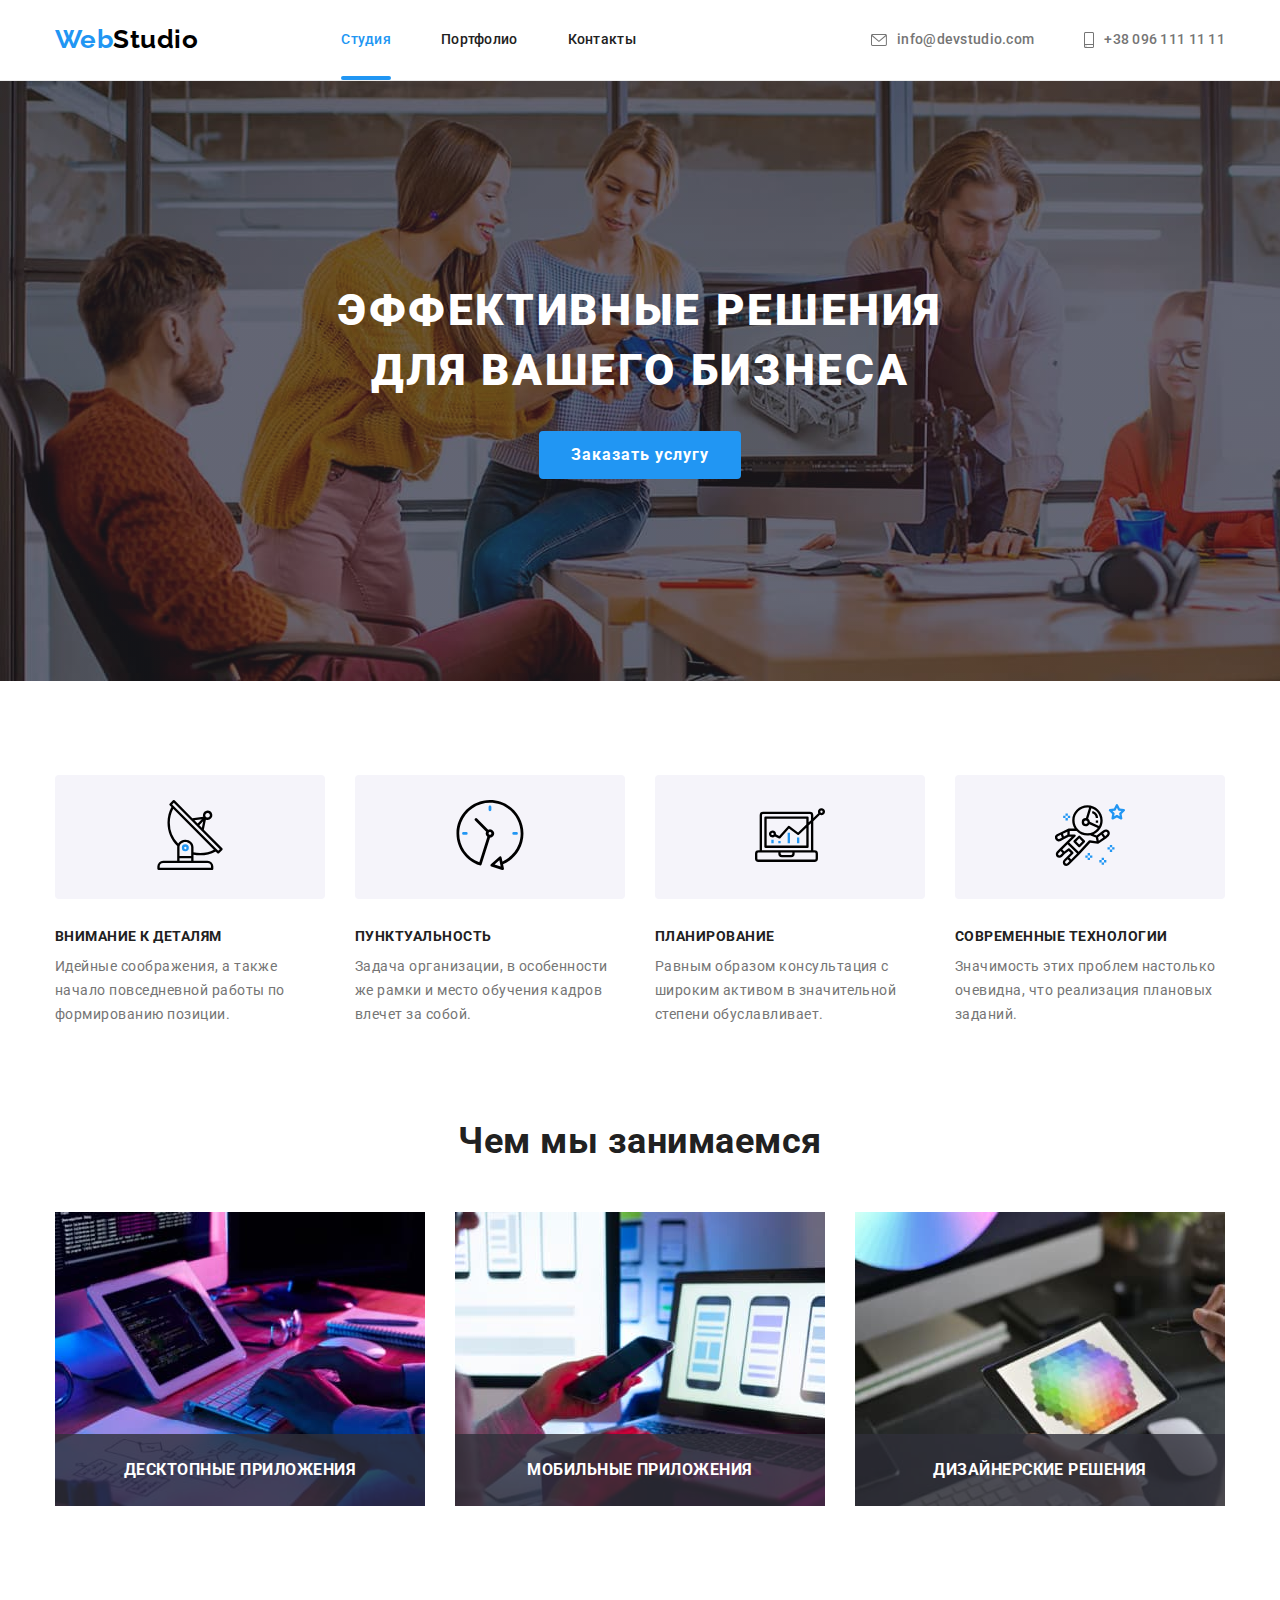
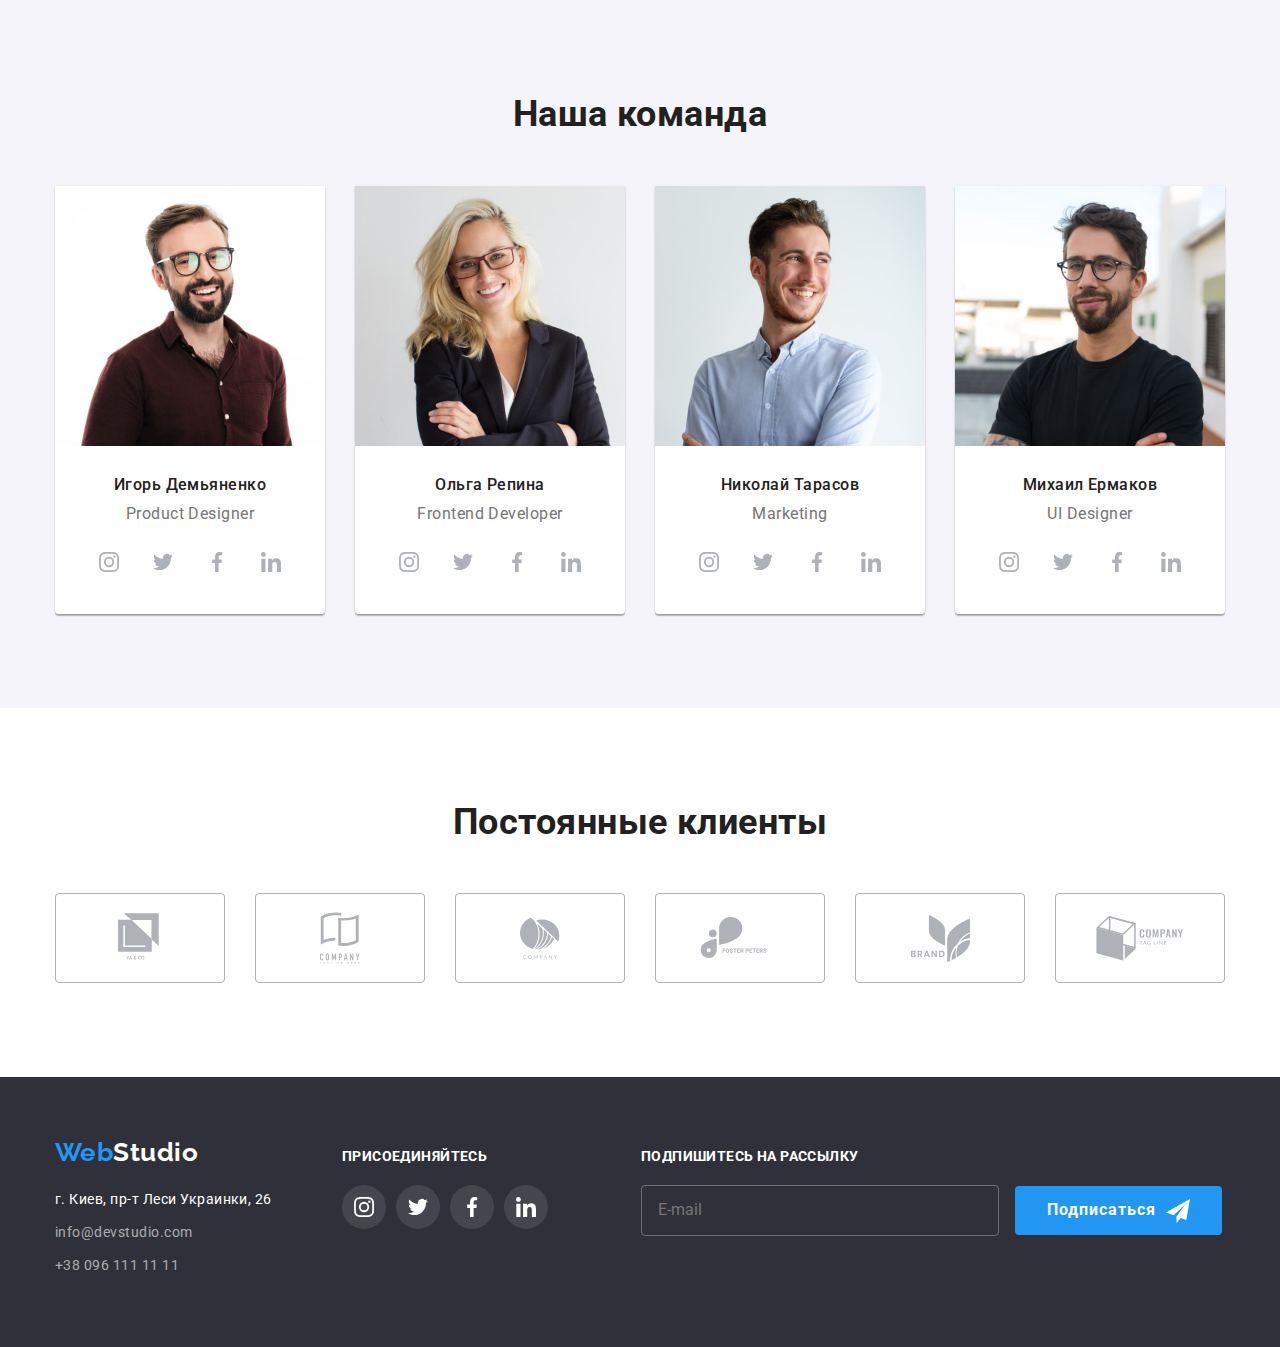
<file: index.html>
<!DOCTYPE html>
<html lang="en">

<head>
    <meta charset="UTF-8">
    <meta name="viewport" content="width=device-width, initial-scale=1.0">
    <title>Студия</title>
    <link rel="stylesheet"
        href="https://cdnjs.cloudflare.com/ajax/libs/modern-normalize/1.0.0/modern-normalize.min.css ">

    <link rel="preconnect" href="https://fonts.gstatic.com">
    <link
        href="https://fonts.googleapis.com/css2?family=Raleway:wght@700&family=Roboto:wght@400;500;700;900&display=swap"
        rel="stylesheet">
    <link rel="stylesheet" href="./styles.css">
</head>

<body>
    <!--  Верхняя линия  -->

    <header class="page-header">
        <div class="conteiner">
            <nav class="main-nav">
                <a class="header-logo" href="./index.html"> <span class="logo">Web</span>Studio</a>

                <ul class="site-nav">
                    <li> <a href="./index.html" class="link current">Студия</a></li>
                    <li> <a href="./portfolio.html" class="link">Портфолио</a></li>
                    <li> <a href="" class="link">Контакты</a></li>
                </ul>
            </nav>
            <ul class="site-nav contacts">
                <li> <a href="mailto:info@devstudio.com" class="link">
                        <svg class="icon" width="16" height="12">
                            <use href="./images/icon/symbol-defs.svg#icon-envelope"></use>
                        </svg>
                        info@devstudio.com</a></li>
                <li> <a href="tel:+380961111111" class="link">
                        <svg class="icon" width="10" height="16">
                            <use href="./images/icon/symbol-defs.svg#icon-smartphone"></use>
                        </svg>
                        +38 096 111 11 11</a></li>
            </ul>

        </div>
    </header>

    <main>
        <!--    Шапка(герой) фоновая картинка  -->
        <section class="hero">
            <h1>Эффективные решения <br> для вашего бизнеса</h1>
            <button class="button" data-modal-open>Заказать услугу</button>
        </section>

        <!--  Особенности  -->

        <section class="hero-description">
            <div class="conteiner">
                <!-- <h2>Особенности</h2> -->
                <ul class="description-list">
                    <li class="item">
                        <div class="description-icon">
                            <svg class="icon" width="70" height="70">
                                <use href="./images/icon/symbol-defs.svg#icon-antenna"></use>
                            </svg>
                        </div>
                        <h3>Внимание к деталям</h3>
                        <p class="text">Идейные соображения, а также начало повседневной работы по формированию
                            позиции.
                        </p>
                    </li>

                    <li class="item">
                        <div class="description-icon">
                            <svg class="icon" width="70" height="70">
                                <use href="./images/icon/symbol-defs.svg#icon-clock"></use>
                            </svg>
                        </div>
                        <h3>Пунктуальность</h3>
                        <p class="text">Задача организации, в особенности же рамки и место обучения кадров влечет за
                            собой.
                        </p>
                    </li>

                    <li class="item">
                        <div class="description-icon">
                            <svg class="icon" width="70" height="70">
                                <use href="./images/icon/symbol-defs.svg#icon-diagram"></use>
                            </svg>
                        </div>
                        <h3>Планирование</h3>
                        <p class="text">Равным образом консультация с широким активом в значительной степени
                            обуславливает.
                        </p>
                    </li>

                    <li class="item">
                        <div class="description-icon">
                            <svg class="icon" width="70" height="70">
                                <use href="./images/icon/symbol-defs.svg#icon-astronaut"></use>
                            </svg>
                        </div>
                        <h3>Современные технологии</h3>
                        <p class="text">Значимость этих проблем настолько очевидна, что реализация плановых заданий.</p>
                    </li>
                </ul>
            </div>
        </section>
        <!--  Чем мы занимаемся  -->

        <section class="activity">
            <div class="conteiner">
                <h2>Чем мы занимаемся</h2>
                <ul class="project">
                    <li class="item"><img src="./images/box1.jpg" width="370" alt="">
                        <p class="project-overley">Десктопные приложения</p>
                    </li>
                    <li class="item"><img src="./images/box2.jpg" width="370" alt="">
                        <p class="project-overley">Мобильные приложения</p>
                    </li>
                    <li class="item"><img src="./images/box3.jpg" width="370" alt="">
                        <p class="project-overley">Дизайнерские решения</p>
                    </li>
                </ul>
            </div>
        </section>

        <!--  Наша команда  -->

        <section class="command">
            <div class="conteiner">
                <h2>Наша команда</h2>
                <ul class="command-list">
                    <li class="item"><img src="./images/team_card1.jpg" width="270" alt="Игорь Демьяненко">
                        <div class="command-info">
                            <h3 class="command-name title">Игорь Демьяненко</h3>
                            <p class="text-profession">Product Designer</p>
                            <ul class="socials-list">
                                <li class="socials-item">
                                    <a href="">
                                        <svg>
                                            <use href="./images/icon/symbol-defs.svg#icon-instagram"></use>
                                        </svg>
                                    </a>
                                </li>
                                <li class="socials-item">
                                    <a href="">
                                        <svg>
                                            <use href="./images/icon/symbol-defs.svg#icon-twitter"></use>
                                        </svg>
                                    </a>
                                </li>
                                <li class="socials-item">
                                    <a href="">
                                        <svg>
                                            <use href="./images/icon/symbol-defs.svg#icon-facebook"></use>
                                        </svg>
                                    </a>
                                </li>
                                <li class="socials-item">
                                    <a href="">
                                        <svg>
                                            <use href="./images/icon/symbol-defs.svg#icon-linkedin"></use>
                                        </svg>
                                    </a>
                                </li>
                            </ul>
                        </div>
                    </li>
                    <li class="item"><img src="./images/team_card2.jpg" width="270" alt="Ольга Репина">
                        <div class="command-info">
                            <h3 class="command-name title">Ольга Репина</h3>
                            <p class="text-profession">Frontend Developer</p>
                            <ul class="socials-list">
                                <li class="socials-item">
                                    <a href="">
                                        <svg>
                                            <use href="./images/icon/symbol-defs.svg#icon-instagram"></use>
                                        </svg>
                                    </a>
                                </li>
                                <li class="socials-item">
                                    <a href="">
                                        <svg>
                                            <use href="./images/icon/symbol-defs.svg#icon-twitter"></use>
                                        </svg>
                                    </a>
                                </li>
                                <li class="socials-item">
                                    <a href="">
                                        <svg>
                                            <use href="./images/icon/symbol-defs.svg#icon-facebook"></use>
                                        </svg>
                                    </a>
                                </li>
                                <li class="socials-item">
                                    <a href="">
                                        <svg>
                                            <use href="./images/icon/symbol-defs.svg#icon-linkedin"></use>
                                        </svg>
                                    </a>
                                </li>
                            </ul>
                        </div>
                    </li>
                    <li class="item"><img src="./images/team_card3.jpg" width="270" alt="Николай Тарасов">
                        <div class="command-info">
                            <h3 class="command-name title">Николай Тарасов</h3>
                            <p class="text-profession">Marketing</p>
                            <ul class="socials-list">
                                <li class="socials-item">
                                    <a href="">
                                        <svg>
                                            <use href="./images/icon/symbol-defs.svg#icon-instagram"></use>
                                        </svg>
                                    </a>
                                </li>
                                <li class="socials-item">
                                    <a href="">
                                        <svg>
                                            <use href="./images/icon/symbol-defs.svg#icon-twitter"></use>
                                        </svg>
                                    </a>
                                </li>
                                <li class="socials-item">
                                    <a href="">
                                        <svg>
                                            <use href="./images/icon/symbol-defs.svg#icon-facebook"></use>
                                        </svg>
                                    </a>
                                </li>
                                <li class="socials-item">
                                    <a href="">
                                        <svg>
                                            <use href="./images/icon/symbol-defs.svg#icon-linkedin"></use>
                                        </svg>
                                    </a>
                                </li>
                            </ul>
                        </div>
                    </li>
                    <li class="item"><img src="./images/team_card4.jpg" width="270" alt="Михаил Ермаков">
                        <div class="command-info">
                            <h3 class="command-name title">Михаил Ермаков</h3>
                            <p class="text-profession">UI Designer</p>
                            <ul class="socials-list">
                                <li class="socials-item">
                                    <a href="">
                                        <svg>
                                            <use href="./images/icon/symbol-defs.svg#icon-instagram"></use>
                                        </svg>
                                    </a>
                                </li>
                                <li class="socials-item">
                                    <a href="">
                                        <svg>
                                            <use href="./images/icon/symbol-defs.svg#icon-twitter"></use>
                                        </svg>
                                    </a>
                                </li>
                                <li class="socials-item">
                                    <a href="">
                                        <svg>
                                            <use href="./images/icon/symbol-defs.svg#icon-facebook"></use>
                                        </svg>
                                    </a>
                                </li>
                                <li class="socials-item">
                                    <a href="">
                                        <svg>
                                            <use href="./images/icon/symbol-defs.svg#icon-linkedin"></use>
                                        </svg>
                                    </a>
                                </li>
                            </ul>
                        </div>
                    </li>
                </ul>
            </div>
        </section>

        <!-- Постоянные клиенты -->
        <section class="section-clients">
            <div class="conteiner">
                <h2>Постоянные клиенты</h2>
                <ul class="clients-list">
                    <li class="clients-item"><a class="client-link" href="">
                            <svg class="clients-icon" width="45" height="50">
                                <use href="./images/icon/symbol-defs.svg#icon-logo1"></use>
                            </svg>
                        </a>
                    </li>
                    <li class="clients-item"><a class="client-link" href="">
                            <svg class="clients-icon" width="40" height="52">
                                <use href="./images/icon/symbol-defs.svg#icon-logo2"></use>
                            </svg>
                        </a>
                    </li>
                    <li class="clients-item"><a class="client-link" href="">
                            <svg class="clients-icon" width="40" height="43">
                                <use href="./images/icon/symbol-defs.svg#icon-logo3"></use>
                            </svg>
                        </a>
                    </li>
                    <li class="clients-item"><a class="client-link" href="">
                            <svg class="clients-icon" width="80" height="42">
                                <use href="./images/icon/symbol-defs.svg#icon-logo4"></use>
                            </svg>
                        </a>
                    </li>
                    <li class="clients-item"><a class="client-link" href="">
                            <svg class="clients-icon" width="59" height="49">
                                <use href="./images/icon/symbol-defs.svg#icon-logo5"></use>
                            </svg>
                        </a>
                    </li>
                    <li class="clients-item">
                        <a class="client-link" href="">
                            <svg class="clients-icon" width="88" height="45">
                                <use href="./images/icon/symbol-defs.svg#icon-logo6"></use>
                            </svg>
                        </a>
                    </li>
                </ul>
            </div>
        </section>
    </main>

    <!--  Футер  -->
    <footer class="footer">
        <div class="conteiner">
            <div>
                <a class="footer-logo block" href="./index.html"> <span class="logo">Web</span>Studio</a>
                <address class="footer-address">
                    <p>г. Киев, пр-т Леси Украинки, 26</p>
                    <a href="mailto:info@devstudio.com">info@devstudio.com</a>
                    <a href="tel:+380991111111">+38 096 111 11 11</a>
                </address>
            </div>


            <div class="footer-link">
                <p>Присоединяйтесь</p>
                <ul class="socials-list">
                    <li class="socials-item item-footer">
                        <a href="">
                            <svg>
                                <use href="./images/icon/symbol-defs.svg#icon-instagram"></use>
                            </svg>
                        </a>
                    </li>
                    <li class="socials-item item-footer">
                        <a href="">
                            <svg>
                                <use href="./images/icon/symbol-defs.svg#icon-twitter"></use>
                            </svg>
                        </a>
                    </li>
                    <li class="socials-item item-footer">
                        <a href="">
                            <svg>
                                <use href="./images/icon/symbol-defs.svg#icon-facebook"></use>
                            </svg>
                        </a>
                    </li>
                    <li class="socials-item item-footer">
                        <a href="">
                            <svg>
                                <use href="./images/icon/symbol-defs.svg#icon-linkedin"></use>
                            </svg>
                        </a>
                    </li>
                </ul>
            </div>
            <!-- Форма подписки -->
            <form class="footer-subscription">
                <p>Подпишитесь на рассылку</p>
                <input type="email" name="email" placeholder="E-mail">
                <button class="button icon-telegram">Подписаться</button>
            </form>
    </footer>
    <!-- Модалка -->
    <div class="backdrop is-hidden" data-modal>
        <div class="modal">
            <button class="cloce" data-modal-close>
                <svg class="icon-modal">
                    <use href="./images/icon/symbol-defs.svg#icon-close1"></use>
                </svg>
            </button>

            <form class="form">
                <span class="modal-title">Оставьте свои данные, мы вам перезвоним</span>
                <div class="form-fild">
                    <label for="name"><span class="form-span">Имя</span></label>
                    <input class="form-input" type="text" name="name" id="name">
                    <svg class="icon-modal icon-absolut">
                        <use href="./images/icon/symbol-defs.svg#icon-person-black"></use>
                    </svg>
                </div>
                <div class="form-fild">
                    <label for="tel"><span class="form-span">Телефон</span></label>
                    <input class="form-input" type="tel" name="tel" id="tel">
                    <svg class="icon-modal icon-absolut">
                        <use href="./images/icon/symbol-defs.svg#icon-phone-black"></use>
                    </svg>
                </div>
                <div class="form-fild">
                    <label for="email"><span class="form-span">Почта</span></label>
                    <input class="form-input" type="email" name="email" id="email">
                    <svg class="icon-modal icon-absolut">
                        <use href="./images/icon/symbol-defs.svg#icon-email-black"></use>
                    </svg>
                </div>
                <div class="form-fild">
                    <label for="comment"><span class="form-span">Комментарий</span></label>
                    <textarea class="form-input" name="comment" id="comment" cols="" rows=""
                        placeholder="Введите текст"></textarea>
                </div>
                <div class="checkbox">
                    <label class="policy">
                        <input class="visually-hidden" type="checkbox" name="policy" id="policy">
                        <svg class="icon-check">
                            <use href="./images/icon/symbol-defs.svg#icon-check"></use>
                        </svg>
                        <span class="icon-checkbox"></span>
                        <span class="checkbox-span">Соглашаюсь с рассылкой и принимаю
                            <a class="modal-current" href="">Условия договора</a></span>
                    </label>
                </div>


                <button type="submit" class="button modal-button">Отправить</button>
            </form>
        </div>
    </div>


    <!-- Скрипт для модалки -->
    <script src="./js/modal.js"></script>
</body>

</html>
</file>
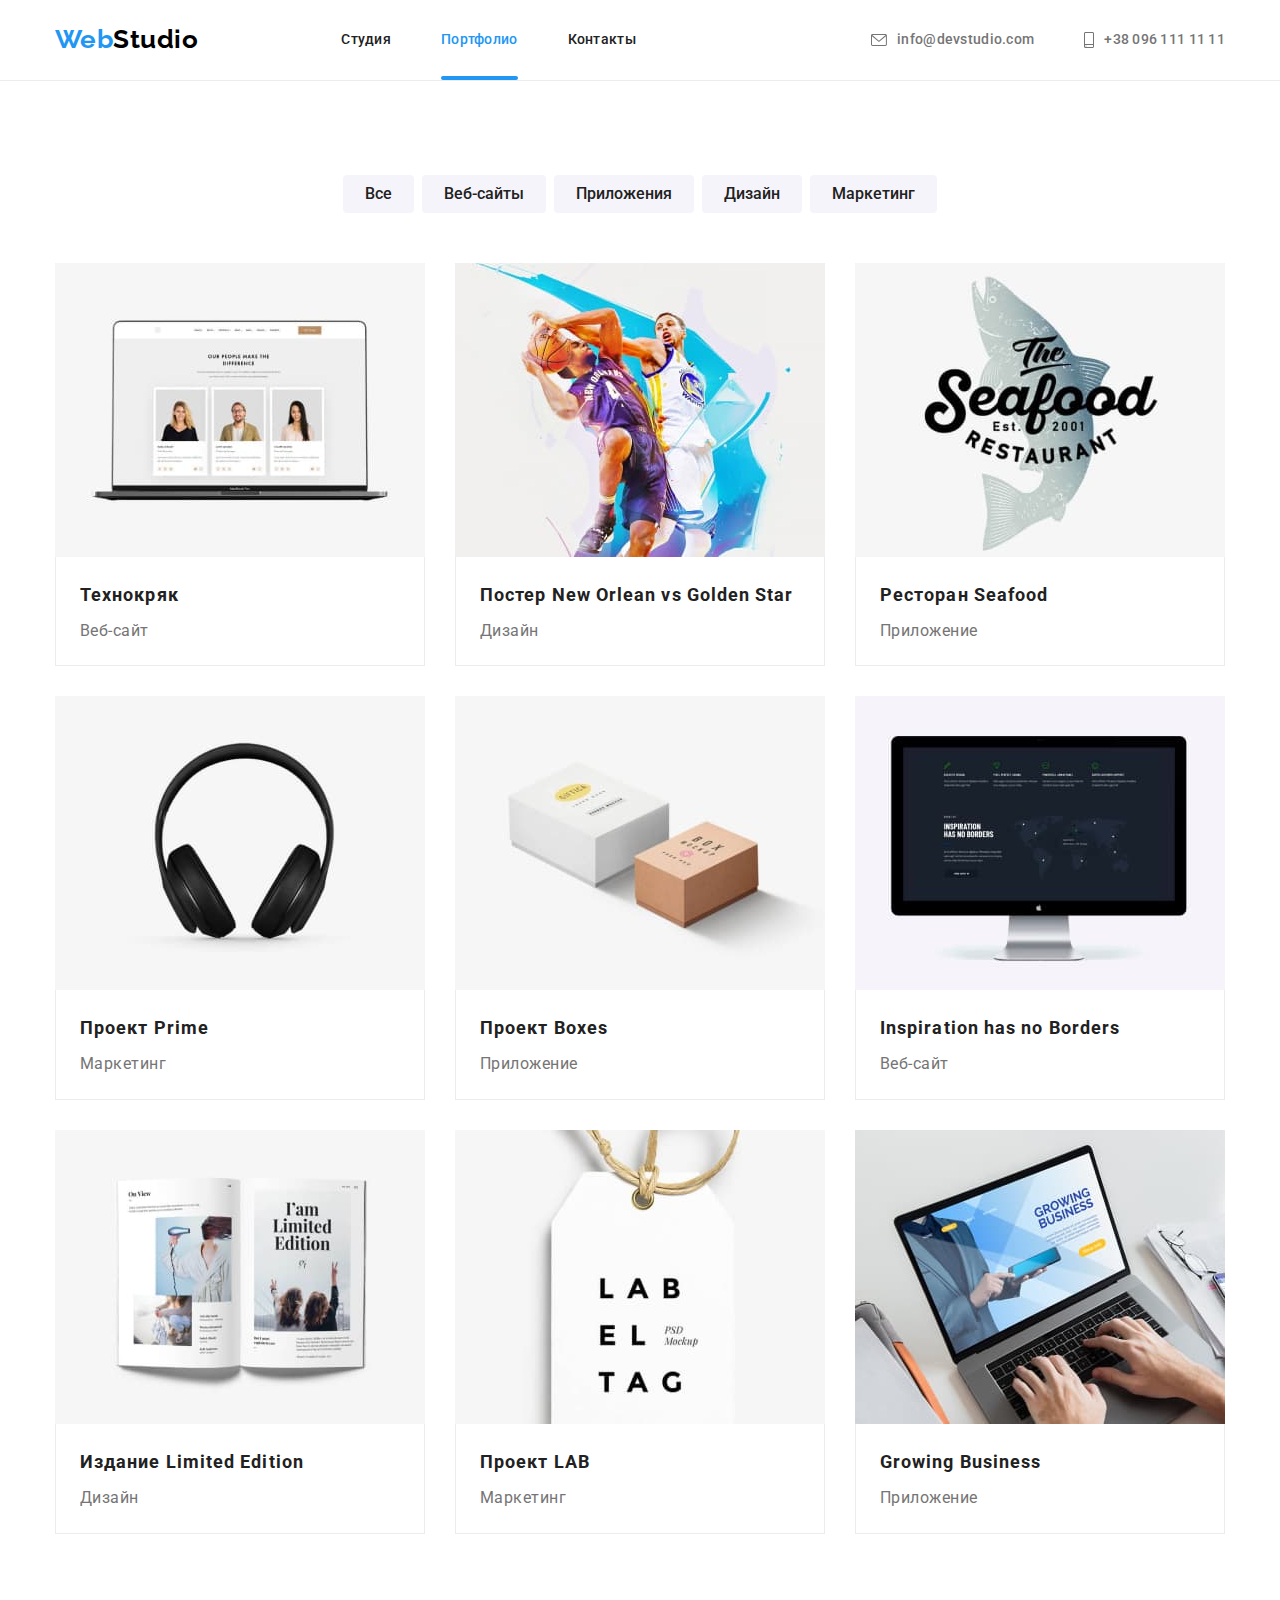
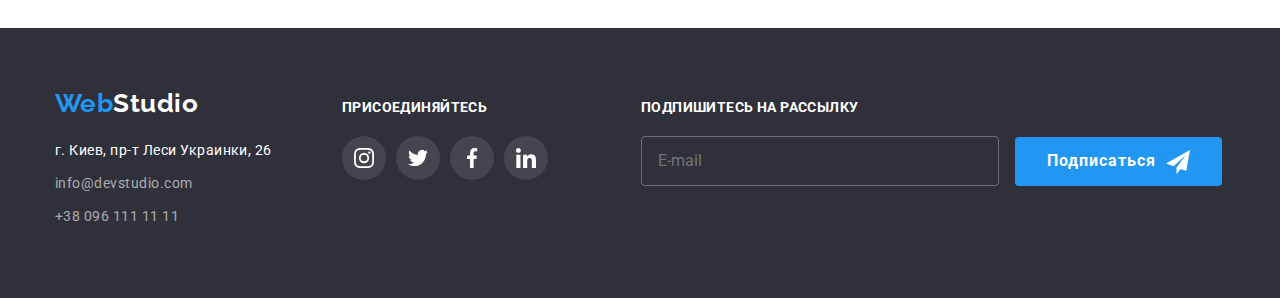
<file: portfolio.html>
<!DOCTYPE html>
<html lang="en">

<head>
    <meta charset="UTF-8">
    <meta name="viewport" content="width=device-width, initial-scale=1.0">
    <title>Портфолио</title>
    <link rel="stylesheet"
        href="https://cdnjs.cloudflare.com/ajax/libs/modern-normalize/1.0.0/modern-normalize.min.css ">
    <link rel="preconnect" href="https://fonts.gstatic.com">
    <link
        href="https://fonts.googleapis.com/css2?family=Raleway:wght@700&family=Roboto:wght@400;500;700;900&display=swap"
        rel="stylesheet">
    <link rel="stylesheet" href="./styles.css">
</head>

<body>
    <!--  Верхняя линия  -->

    <header class="page-header">
        <div class="conteiner">
            <nav class="main-nav">
                <a class="header-logo" href="./index.html"> <span class="logo">Web</span>Studio</a>

                <ul class="site-nav">
                    <li> <a href="./index.html" class="link">Студия</a></li>
                    <li> <a href="./portfolio.html" class="link current">Портфолио</a></li>
                    <li> <a href="" class="link">Контакты</a></li>
                </ul>
            </nav>
            <ul class="site-nav contacts">
                <li> <a href="mailto:info@devstudio.com" class="link">
                        <svg class="icon" width="16" height="12">
                            <use href="./images/icon/symbol-defs.svg#icon-envelope"></use>
                        </svg>
                        info@devstudio.com</a></li>
                <li> <a href="tel:+380961111111" class="link">
                        <svg class="icon" width="10" height="16">
                            <use href="./images/icon/symbol-defs.svg#icon-smartphone"></use>
                        </svg>
                        +38 096 111 11 11</a></li>
            </ul>
        </div>
    </header>

    <main>
        <section class="sectio-radio-button">
            <div class="conteiner">
                <ul class="redio-button">
                    <li><button class="filtre" type="button">Все</button></li>
                    <li><button class="filtre" type="button">Веб-сайты</button> </li>
                    <li><button class="filtre" type="button">Приложения</button> </li>
                    <li><button class="filtre" type="button">Дизайн</button> </li>
                    <li><button class="filtre" type="button">Маркетинг</button> </li>
                </ul>
            </div>
        </section>

        <section class="section-project">
            <div class="conteiner">
                <!-- <h1>Наши роботы</h1> -->
                <ul class="project">
                    <li class="item">
                        <a class="project-link" href="">
                            <div class="project-thumb">
                                <img src="./images/group1.jpg" alt="Веб-сайт">
                                <div class="overlay">
                                    <p class="overlay-text">Технокряк это современная площадка распространения
                                        коронавируса.
                                        Компании используют
                                        эту платформу для цифрового
                                        шпионажа и атак на защищённые сервера конкурентов.</p>
                                </div>
                            </div>
                            <div class="card-content">
                                <h2>Технокряк</h2>
                                <p class="text category">Веб-сайт</p>
                            </div>
                        </a>
                    </li>
                    <li class="item">
                        <a class="project-link" href="">
                            <div class="project-thumb">
                                <img src="./images/group2.jpg" alt="Постер с баскетболистами">
                                <div class="overlay">
                                    <p class="overlay-text">Технокряк это современная площадка распространения
                                        коронавируса.
                                        Компании используют
                                        эту платформу для цифрового
                                        шпионажа и атак на защищённые сервера конкурентов.</p>
                                </div>
                            </div>
                            <div class="card-content">
                                <h2>Постер New Orlean vs Golden Star</h2>
                                <p class="text category">Дизайн</p>
                            </div>
                        </a>
                    </li>
                    <li class="item">
                        <a class="project-link" href="">
                            <div class="project-thumb">
                                <img src="./images/group3.jpg" width="370" alt="Лого ресторана">
                                <div class="overlay">
                                    <p class="overlay-text">Технокряк это современная площадка распространения
                                        коронавируса.
                                        Компании используют
                                        эту платформу для цифрового
                                        шпионажа и атак на защищённые сервера конкурентов.</p>
                                </div>
                            </div>
                            <div class="card-content">
                                <h2>Ресторан Seafood</h2>
                                <p class="text category">Приложение</p>
                            </div>
                        </a>
                    </li>
                    <li class="item">
                        <a class="project-link" href="">
                            <div class="project-thumb">
                                <img src="./images/group4.jpg" width="370" alt="Наушники">
                                <div class="overlay">
                                    <p class="overlay-text">Технокряк это современная площадка распространения
                                        коронавируса.
                                        Компании используют
                                        эту платформу для цифрового
                                        шпионажа и атак на защищённые сервера конкурентов.</p>
                                </div>
                            </div>
                            <div class="card-content">
                                <h2>Проект Prime</h2>
                                <p class="text category">Маркетинг</p>
                            </div>
                        </a>
                    </li>
                    <li class="item">
                        <a class="project-link" href="">
                            <div class="project-thumb">
                                <img src="./images/group5.jpg" width="370" alt="Две коробки">
                                <div class="overlay">
                                    <p class="overlay-text">Технокряк это современная площадка распространения
                                        коронавируса.
                                        Компании используют
                                        эту платформу для цифрового
                                        шпионажа и атак на защищённые сервера конкурентов.</p>
                                </div>
                            </div>
                            <div class="card-content">
                                <h2>Проект Boxes</h2>
                                <p class="text category">Приложение</p>
                            </div>
                        </a>
                    </li>
                    <li class="item">
                        <a class="project-link" href="">
                            <div class="project-thumb">
                                <img src="./images/group6.jpg" width="370" alt="Монитор">
                                <div class="overlay">
                                    <p class="overlay-text">Технокряк это современная площадка распространения
                                        коронавируса.
                                        Компании используют
                                        эту платформу для цифрового
                                        шпионажа и атак на защищённые сервера конкурентов.</p>
                                </div>
                            </div>
                            <div class="card-content">
                                <h2>Inspiration has no Borders</h2>
                                <p class="text category">Веб-сайт</p>
                            </div>
                        </a>
                    </li>
                    <li class="item">
                        <a class="project-link" href="">
                            <div class="project-thumb">
                                <img src="./images/group7.jpg" width="370" alt="Раскрытая книга">
                                <div class="overlay">
                                    <p class="overlay-text">Технокряк это современная площадка распространения
                                        коронавируса.
                                        Компании используют
                                        эту платформу для цифрового
                                        шпионажа и атак на защищённые сервера конкурентов.</p>
                                </div>
                            </div>
                            <div class="card-content">
                                <h2>Издание Limited Edition</h2>
                                <p class="text category">Дизайн</p>
                            </div>
                        </a>
                    </li>
                    <li class="item">
                        <a class="project-link" href="">
                            <div class="project-thumb">
                                <img src="./images/group8.jpg" width="370" alt="Лейбл">
                                <div class="overlay">
                                    <p class="overlay-text">Технокряк это современная площадка распространения
                                        коронавируса.
                                        Компании используют
                                        эту платформу для цифрового
                                        шпионажа и атак на защищённые сервера конкурентов.</p>
                                </div>
                            </div>
                            <div class="card-content">
                                <h2>Проект LAB</h2>
                                <p class="text category">Маркетинг</p>
                            </div>
                        </a>
                    </li>
                    <li class="item">
                        <a class="project-link" href="">
                            <div class="project-thumb">
                                <img src="./images/group9.jpg" width="370" alt="Ноутбук">
                                <div class="overlay">
                                    <p class="overlay-text">Технокряк это современная площадка распространения
                                        коронавируса.
                                        Компании используют
                                        эту платформу для цифрового
                                        шпионажа и атак на защищённые сервера конкурентов.</p>
                                </div>
                            </div>
                            <div class="card-content">
                                <h2>Growing Business</h2>
                                <p class="text category">Приложение</p>
                            </div>
                        </a>
                    </li>
                </ul>
            </div>
        </section>
    </main>

    <!--  Футер  -->
    <footer class="footer">
        <div class="conteiner">
            <div>
                <a class="footer-logo block" href="./index.html"> <span class="logo">Web</span>Studio</a>
                <address class="footer-address">
                    <p>г. Киев, пр-т Леси Украинки, 26</p>
                    <a href="mailto:info@devstudio.com">info@devstudio.com</a>
                    <a href="tel:+380991111111">+38 096 111 11 11</a>
                </address>
            </div>


            <div class="footer-link">
                <p>Присоединяйтесь</p>
                <ul class="socials-list">
                    <li class="socials-item item-footer">
                        <a href="">
                            <svg>
                                <use href="./images/icon/symbol-defs.svg#icon-instagram"></use>
                            </svg>
                        </a>
                    </li>
                    <li class="socials-item item-footer">
                        <a href="">
                            <svg>
                                <use href="./images/icon/symbol-defs.svg#icon-twitter"></use>
                            </svg>
                        </a>
                    </li>
                    <li class="socials-item item-footer">
                        <a href="">
                            <svg>
                                <use href="./images/icon/symbol-defs.svg#icon-facebook"></use>
                            </svg>
                        </a>
                    </li>
                    <li class="socials-item item-footer">
                        <a href="">
                            <svg>
                                <use href="./images/icon/symbol-defs.svg#icon-linkedin"></use>
                            </svg>
                        </a>
                    </li>
                </ul>
            </div>
            <!-- Форма подписки -->
            <form class="footer-subscription">
                <p>Подпишитесь на рассылку</p>
                <input type="email" name="email" placeholder="E-mail">
                <button class="button icon-telegram">Подписаться</button>
            </form>
    </footer>

</body>

</html>
</file>
<file: styles.css>
:root {
--main-text-color: #212121;
--text-p-color:  #757575;
--accent-color-blue: #2196F3;
--buttom-grey: #F5F4FA;
--white-minor: #ffffff;
--footer-hero-bgr-color: #2F303A;
--border-color: #ECECEC;
--icons-color: #AFB1B8;
--timing-function: cubic-bezier(0.4, 0, 0.2, 1);
}

body {
color: var(--main-text-color);
font-family: Roboto, sans-serif;
letter-spacing: 0.03em;
}

ul {
list-style: none;
margin-top: 0px;
margin-bottom: 0px;
padding-left: 0px;
padding-right: 0px;
}
a {
text-decoration: none;
}

section img {
display: block;
}

/* main-nav в верхней линии */
.main-nav,
.page-header .conteiner{
display: flex;
align-items: center;  
}

.page-header {
border-bottom: 1px solid var(--border-color) ;
}
/* Лого верхнее */
.header-logo {
color: #000000;
}
.logo {
color: var(--accent-color-blue);
}

.header-logo,
.logo,
.footer-logo {
font-family: Raleway, sans-serif;
font-size: 26px;
font-weight: 700;
line-height: 1.2;
}

main-nav a {
color: #000000;
}

.site-nav {
display: flex;
margin-left: 93px;
}

.site-nav li {
margin-left: 50px;
}

.site-nav .link {
padding-top: 32px;
padding-bottom: 32px;
display: flex;
align-items: center;
color: var(--main-text-color);
font-weight: 500;
font-size: 14px;
line-height: 1.14;
letter-spacing: 0.02em;

transition: color 250ms var(--timing-function);
}

.contacts {
margin-left: auto;
}

.contacts .link{
color: var(--text-p-color);
}

.site-nav .link.current{
color: var(--accent-color-blue);

position: relative;
}

.current::after {
display: block;
content: "";
width: 100%;
height: 4px;

border-radius: 2px;
background: var(--accent-color-blue);

position: absolute;
left: 0;
bottom: 0;
}

.link:hover,
.link:focus {
color: var(--accent-color-blue);
}

.site-nav .icon {
fill: currentColor;
margin-right: 10px;
vertical-align: middle;
}

h1 {
margin-top: 0px;
margin-bottom: 30px;
padding-top: 200px;

color:var(--white-minor);
font-weight: 900;
font-size: 44px;
line-height: 1.36;
text-align: center;
letter-spacing: 0.06em;
text-transform: uppercase;
}
.hero {
padding-top: 0px;
padding-bottom: 0px;
text-align: center;
background: var(--footer-hero-bgr-color);
background-image: linear-gradient(
      to right,
      rgba(47, 48, 58, 0.4),
      rgba(47, 48, 58, 0.4)),
url(./css/Img.jpg);
background-repeat: no-repeat;
background-size: cover;
max-width: 1600px;
height: 600px;
margin-left: auto;
margin-right: auto;
}

/* кнопка-ссылка */
.button {
display: inline-block;

color:var(--white-minor);
background-color:var(--accent-color-blue);
font-weight: 700;
font-size: 16px;
line-height: 1.8;
letter-spacing: 0.06em;
border-radius: 4px;
padding: 10px 32px;
margin: 0px;
border: none;
min-width: 200px;
cursor: pointer;
}

/* особенности */
.description-list{
display: flex;
align-items: center;
}
.description-list >.item{
width: 270px;
margin-right: 30px; 
}

.description-list li:nth-child(4n) {
margin-right: 0px;
}

.hero-description {
padding-top: 94px;
padding-bottom: 94px;
}

.hero-description h3 {
margin-top: 0px;
margin-bottom: 10px;

font-weight: 700;
font-size: 14px;
line-height: 1.14;
text-transform: uppercase;
}
.text {
margin-top: 0px;
margin-bottom: 0px;

color: var(--text-p-color);
font-size: 14px;
line-height: 1.7;
}
.description-icon{
background-color: var(--buttom-grey);
border-radius: 4px;
padding: 25px 100px;
margin-bottom: 30px;
}
/* Чем мы занимаемся */
.activity {
padding-top: 0px;
padding-bottom: 94px;
}

.activity h2,
.command h2,
.section-clients h2 {
margin-top: 0px;
margin-bottom: 50px;

font-weight: 700;
font-size: 36px;
line-height: 1.16;
text-align: center;
}
.project li{
position: relative;
}

.project-overley{
position: absolute;
bottom:0;
left: 0;
width: 100%;
   
display: block;
text-align: center;

margin: 0px;
padding: 27px 0;
background-color: rgba(47, 48, 58, 0.8);
text-transform: uppercase;
color: var(--white-minor);
font-weight: 700;
}

/* Наша команда */
.command {
background-color: var(--buttom-grey);
padding-top: 94px;
padding-bottom: 94px;
text-align: center;
}

.command-list{
display: flex;
}
.command-list .item {
width: 370px;
margin-right: 30px;
box-shadow: 0px 1px 3px rgba(0, 0, 0, 0.12), 0px 1px 1px rgba(0, 0, 0, 0.14), 0px 2px 1px rgba(0, 0, 0, 0.2);
border-radius: 0px 0px 4px 4px;
}
.command-list .item:nth-child(4n){
margin-right: 0px;
}
.command-info{
background-color: #ffffff;
border-radius: 0px 0px 4px 4px;
}
.command-name {
font-weight: 500;
font-size: 16px;
padding-top: 30px;
padding-bottom: 10px;
margin: 0px;
}

.text-profession {
margin-top: 0px;
margin-bottom: 16px;

color: var(--text-p-color);
font-size: 16px;
line-height: 1.18;
}
/* Ссылки на соцсети */
.socials-list{
display: flex; 
justify-content: center;  
}
.socials-item{
margin-bottom: 30px;
margin-right: 10px;
}
.socials-item:last-child {
margin-right: 0;
}

.socials-item a{
display: flex;
justify-content: center;
align-items: center; 

width: 44px;
height: 44px;
color: var(--icons-color);
border-radius: 50%;
fill: currentColor;

transition: background-color  250ms var(--timing-function),
            fill 250ms var(--timing-function);
}
.socials-item a:hover,
.socials-item a:focus{
background-color: var(--accent-color-blue);
fill: #ffffff;
}

.socials-item svg{
width: 20px;
height: 20px;
}

/* Постоянные клиенты */
.section-clients{
padding-top: 94px;
padding-bottom: 94px;
text-align: center;
}
.clients-list{
display: flex;
}

.clients-item{
margin-right: 30px;
}
.clients-item:last-child {
margin-right: 0;
}

.client-link{
display: flex;
justify-content: center;
align-items: center;

color: var(--icons-color);
border: 1px solid  var(--icons-color);
border-radius: 4px;
width: 170px;
height: 90px;

transition: border  250ms var(--timing-function),
            color 250ms var(--timing-function);
}
.client-link:hover,
.client-link:focus {
color: var(--accent-color-blue);
border: 1px solid  var(--accent-color-blue);
}
.clients-icon{
fill: currentColor;
}

/* Футер */
.footer-address p {
color: var(--white-minor);
margin-top: 0px;
margin-bottom: 9px;
}
.footer-address a {
color: rgba(255, 255, 255, 60%);
margin-top: 0px;
margin-bottom: 9px;
display: block;
}
.footer .conteiner{
display: flex;
align-items: baseline;

padding-top: 60px;
padding-bottom: 60px;
}
.footer {
background-color:var(--footer-hero-bgr-color);
    }
.footer-logo {
display: block;
color: var(--white-minor);
font-family: Raleway, sans-serif;
margin-bottom: 20px;
}

.footer-link{
display: block;
margin-left: 70px;
}
.footer-link p,
.footer-subscription p{
margin-top: 0;
margin-bottom: 20px;
color:  var(--white-minor);
font-weight: 700;
font-size: 14px;
line-height: 1.14;
letter-spacing: 0.03em;
text-transform: uppercase;
}
.footer-link a{
display: flex;
justify-content: center;
align-items: center;
color:  var(--white-minor); 
background-color: rgba(255, 255, 255, 0.1);

transition: background-color  250ms var(--timing-function),
            color 250ms var(--timing-function);
}
.item-footer {
margin-right: 10px;
margin-bottom: 0px;
}
.item-footer:not(:last-child) {
margin-right: 10px;
}

.item-footer svg {
fill: currentColor;
}
/* Форма подписки */
.footer-subscription{
display: block;
margin-left: 93px;
}
.footer-subscription input{
margin: 0px 12px 0px 0px;
padding: 15px 16px;
border: 1px solid rgba(255, 255, 255, 0.3);
border-radius: 4px;
width: 358px;
background-color: transparent;
color: var(--white-minor);
}
.icon-telegram::after{
content: "";
width: 24px;
height: 24px;
margin-left: 10px;
background-image: url(./images/icon/telegram.svg) ;

display: inline-flex;
align-items: center;
vertical-align: middle;
}
/* Модалка */
.backdrop {
position: fixed;
top: 0;
left: 0;
width: 100%;
height: 100%;
background-color: rgba(0, 0, 0, 0.2);

opacity: 1;
transition: opacity 250ms var(--timing-function);
}

.backdrop.is-hidden{
pointer-events: none;
opacity: 0;
}

.modal {
position: absolute;
padding: 40px;
top: 50%;
left: 50%;
min-width: 528px;
min-height: 581px;

background: #FFFFFF;
box-shadow: 0px 1px 3px rgba(0, 0, 0, 0.12), 0px 1px 1px rgba(0, 0, 0, 0.14), 0px 2px 1px rgba(0, 0, 0, 0.2);
border-radius: 4px ;

transform: translate(-50%, -50%)  scale(1);
transition:transform 250ms var(--timing-function);
}

.backdrop.is-hidden .modal{
transform: translate(-50%, -50%)  scale(0.9);
}

.cloce{
display: flex;
justify-content: center;
align-items: center;
position: absolute;

top: 16px;
right: 8px;
width: 30px;
height: 30px;
padding: 0;
background: #FFFFFF;
border: 1px solid rgba(0, 0, 0, 0.1);
color: #000000;
border-radius: 50%;
cursor: pointer;
}

.icon-modal{
fill: currentColor;
width: 18px;
height: 18px;

transition: fill 250ms var(--timing-function);   
}

.icon-modal:hover,
.icon-modal:focus{
fill: var(--accent-color-blue) ;
}

/* Форма внутри модалки */
.form{ 
display: flex;
flex-direction: column;
width: 448px;
}

.modal-title {
font-weight: bold;
font-size: 20px;
line-height: 1.15;
text-align: center;
color: var(--main-text-color);
margin-bottom: 12px;
}


.form-fild{
position: relative;
}

.form-span{
display: block;
margin-bottom: 4px;

font-size: 12px;
color: var(--text-p-color);
}

.form-input{
margin-bottom: 10px;
padding: 11px 11px 11px 42px;    
width: 100%;
color: #000000;
border: 1px solid rgba(33, 33, 33, 0.2);
border-radius: 4px;

transition: border 250ms var(--timing-function);  
}
.form-input:hover,
.form input:focus, .comment textarea:focus {
outline: 0;
border:1px solid var(--accent-color-blue) ;
}

.icon-absolut{
position: absolute;
top: 37px;
left: 12px;
transform: translateY(-50%);
}
.form-input:hover + .icon-absolut,
.form-input:focus + .icon-absolut{
fill: var(--accent-color-blue);
}

.form-fild textarea{
resize: none;
padding-left: 11px;
margin-bottom: 20px;
width: 448px;
height: 120px;
}

textarea::placeholder{
font-size: 14px;
letter-spacing: 0.01em;
color: rgba(117, 117, 117, 0.5);
}

.checkbox{
display: flex;
justify-content: center;
margin-bottom: 30px;
}

.policy {
display: flex;
align-items: center;
}

.visually-hidden{
position: absolute;
width: 1px;
height: 1px;
margin: -1px;
border: 0;
padding: 0;
clip: rect(0 0 0 0);
overflow: hidden;
}

.icon-check{
position: absolute;
width: 16px;
height: 15px;
margin-left: -7px;
opacity: 0;
}

.visually-hidden:checked + .icon-check{
fill: var(--white-minor);
background-color: var(--accent-color-blue);
border-radius: 2px;

z-index: 2;
opacity: 1;
}

.icon-checkbox{
position: absolute;
width: 16px;
height: 15px;
background-image: url(./images/icon/vector.svg);
margin-left: -7px;
}
.checkbox-span{
padding-left: 14px;   
font-size: 14px;
color: var(--text-p-color);
}

.modal-current{
position: relative;
color: var(--accent-color-blue);
}

.modal-current::after{
content: "";
width: 100%;
margin-top: 2px;

position: absolute;
left: 0;
bottom: 0;

border-bottom: 2px solid  var(--accent-color-blue);
}

.modal-button{
margin-right: auto;
margin-left: auto;
font-family: Roboto;
box-shadow: 0px 4px 4px rgba(0, 0, 0, 0.15);
transition: background-color 250ms var(--timing-function);
}
.modal-button:hover,
.modal-button:focus{
background-color: #188CE8;
}
/* Свойства для 2стр Портфолио */
/*кноки фильтра */
.filtre {
border-radius: 4px;
border: none;
padding: 6px 22px;

color: var(--main-text-color);
background-color: var(--buttom-grey);
font-family: inherit;
font-weight: 500;
font-size: 16px;
line-height: 1.6;
font-family: Roboto, sans-serif;

transition: background-color  250ms var(--timing-function),
            color 250ms var(--timing-function);
}

.filtre:hover,
.filtre:focus {
color: var(--white-minor); 
background-color: var(--accent-color-blue);
box-shadow: 0px 3px 1px rgba(0, 0, 0, 0.1), 0px 1px 2px rgba(0, 0, 0, 0.08), 0px 2px 2px rgba(0, 0, 0, 0.12);
}

.redio-button{
display: flex;
justify-content: center;
}
.redio-button li:not(:last-child) {
margin-right: 8px;
}

.sectio-radio-button {
padding-top: 94px;
padding-bottom: 50px;
}

/* наши работы */
.project{
display: flex;
flex-wrap: wrap;
}
.project .item {
width: 370px;
margin-right: 30px;
margin-bottom: 30px;

transition: box-shadow  250ms var(--timing-function);
}

.project .item:hover,
.item .project-link:focus{
box-shadow: 0px 1px 1px rgba(0, 0, 0, 0.12), 0px 4px 4px rgba(0, 0, 0, 0.06), 1px 4px 6px rgba(0, 0, 0, 0.16);
}  

.project li:nth-child(3n) {
margin-right: 0px;
}
.project li:nth-last-child(-n+3) {
margin-bottom: 0px;
}

.project-thumb{
position: relative;
overflow: hidden;
}

.overlay{
position: absolute;
top: 0;
left: 0;
width: 100%;
height: 100%;
background-color: rgba(33, 150, 243, 0.9);
color: var(--white-minor);
font-size: 18px;
line-height: 1.5;

transform: translateY(100%);

transition: transform 250ms var(--timing-function);
opacity: 0;
}

li:hover .overlay,
.project-link:focus .overlay{
opacity: 1;
transform: translateY(0);
}

.overlay-text{
padding: 63px 24px;
margin: 0;
}

.card-content{
border: 1px solid var(--border-color);
border-top: transparent;
padding: 20px 24px;
}
.project h2 {
margin-top: 0px;
margin-bottom: 4px;

color: var(--main-text-color) ;
font-weight: 700;
font-size: 18px;
line-height: 2;
letter-spacing: 0.06em;
}

.conteiner {
width: 1200px;
margin-left: auto;
margin-right: auto;
padding-left: 15px;
padding-right: 15px;
}

.section-project {
padding-bottom: 94px;
}

.category {
font-size: 16px;
line-height: 1.8;
}
.footer-address {
font-size: 14px;
line-height: 1.7;
font-style: normal;
}
</file>
